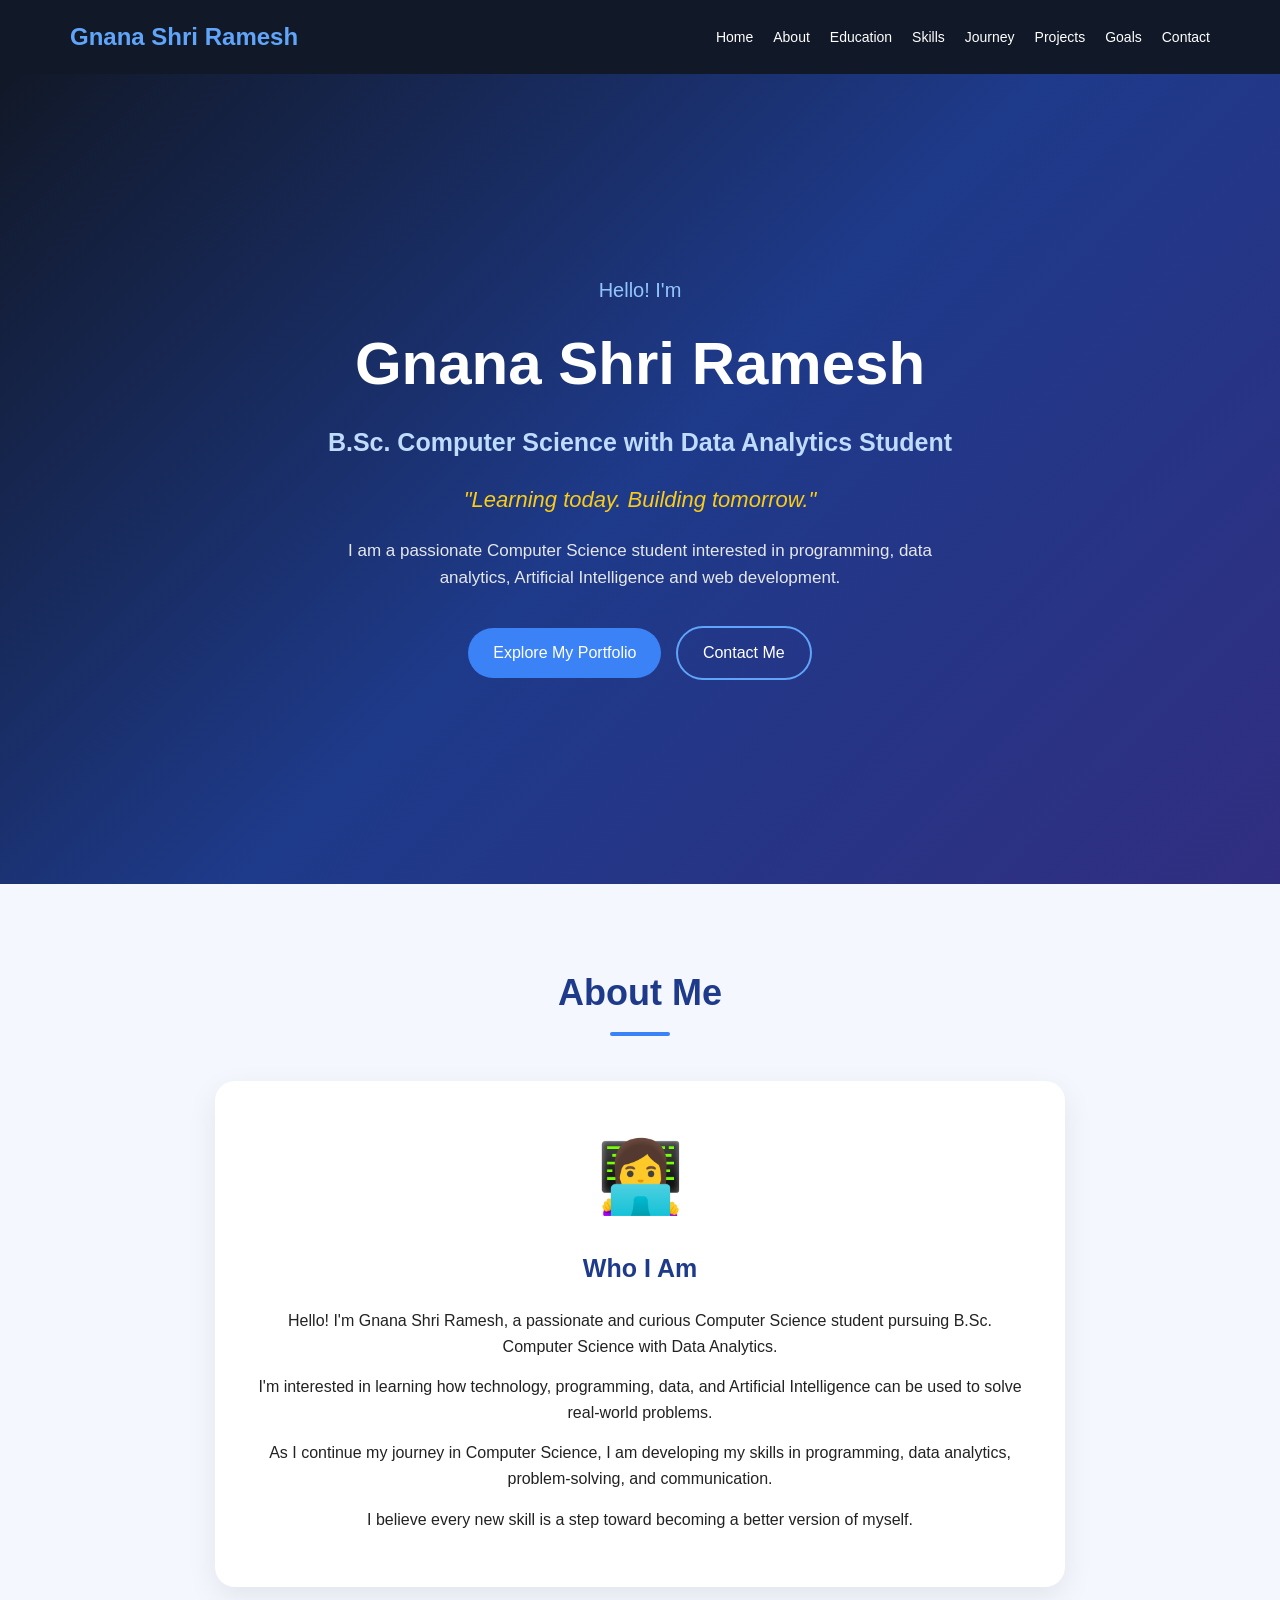
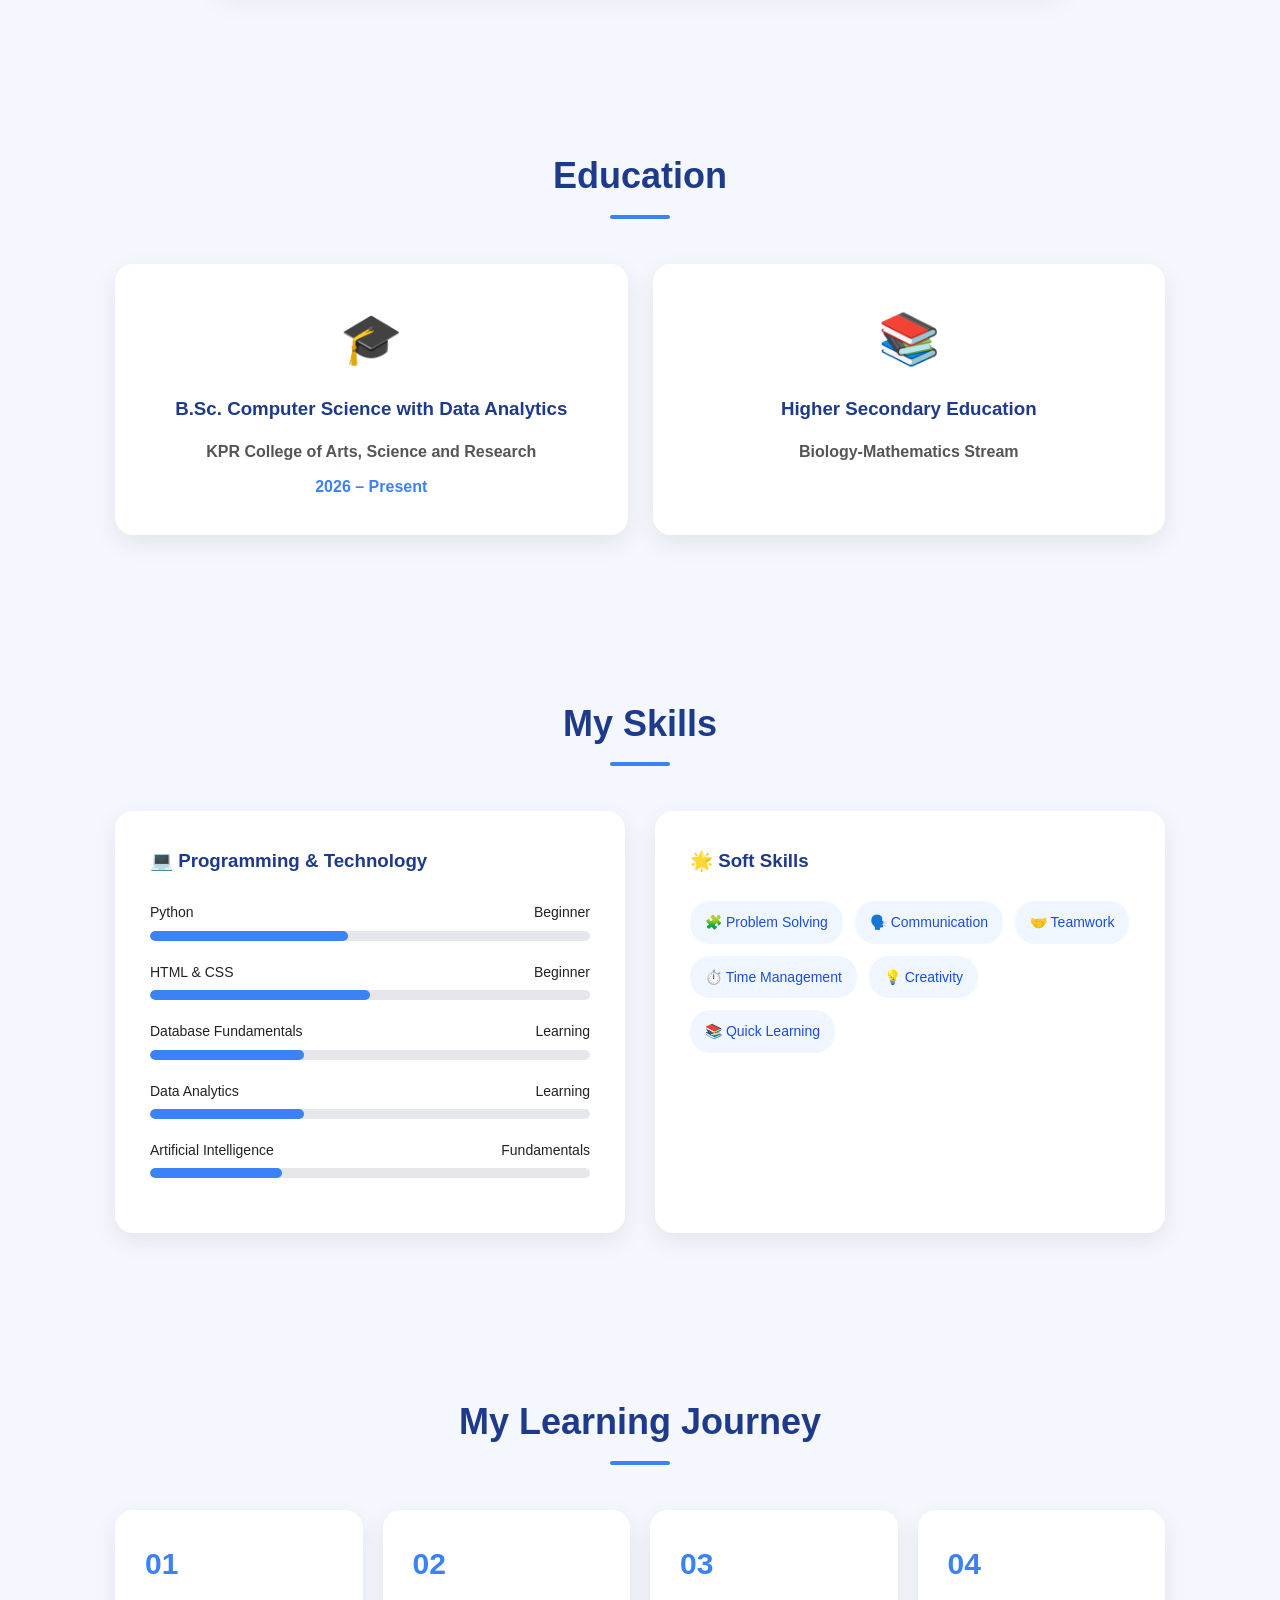
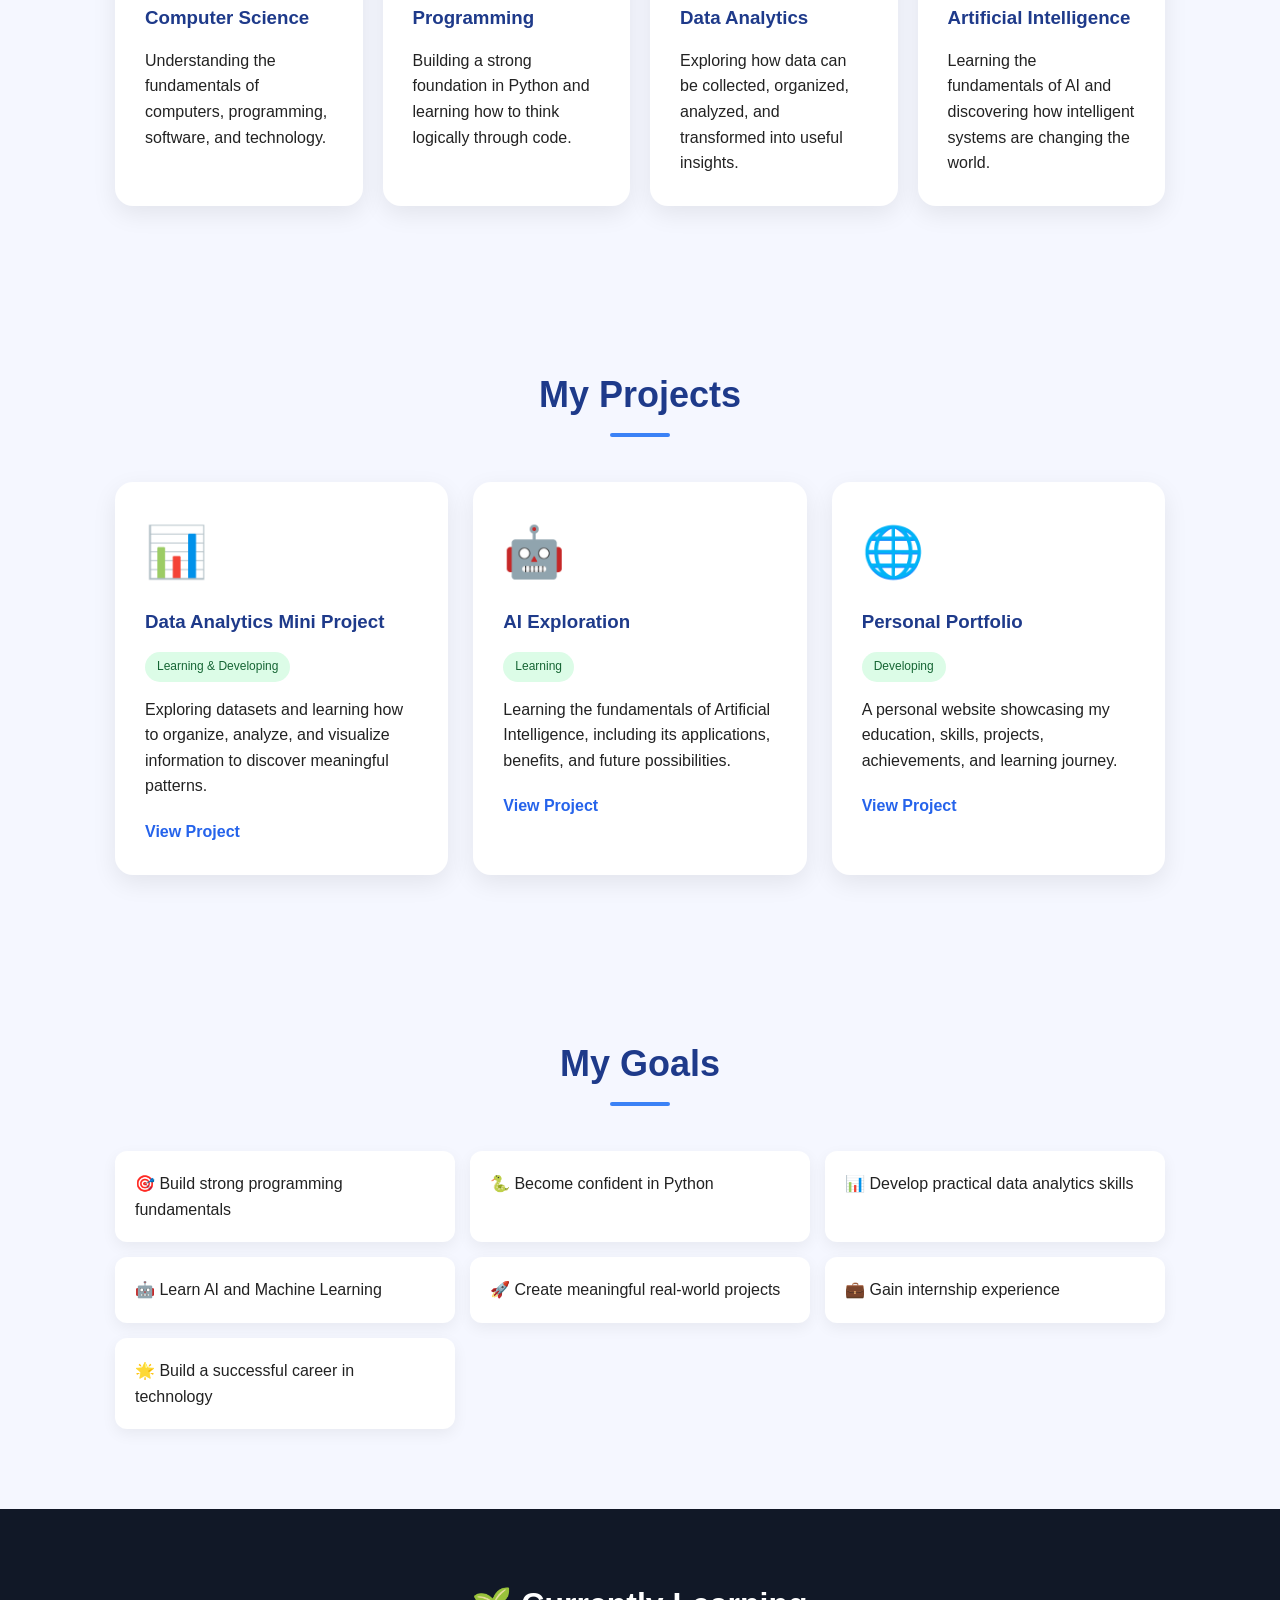
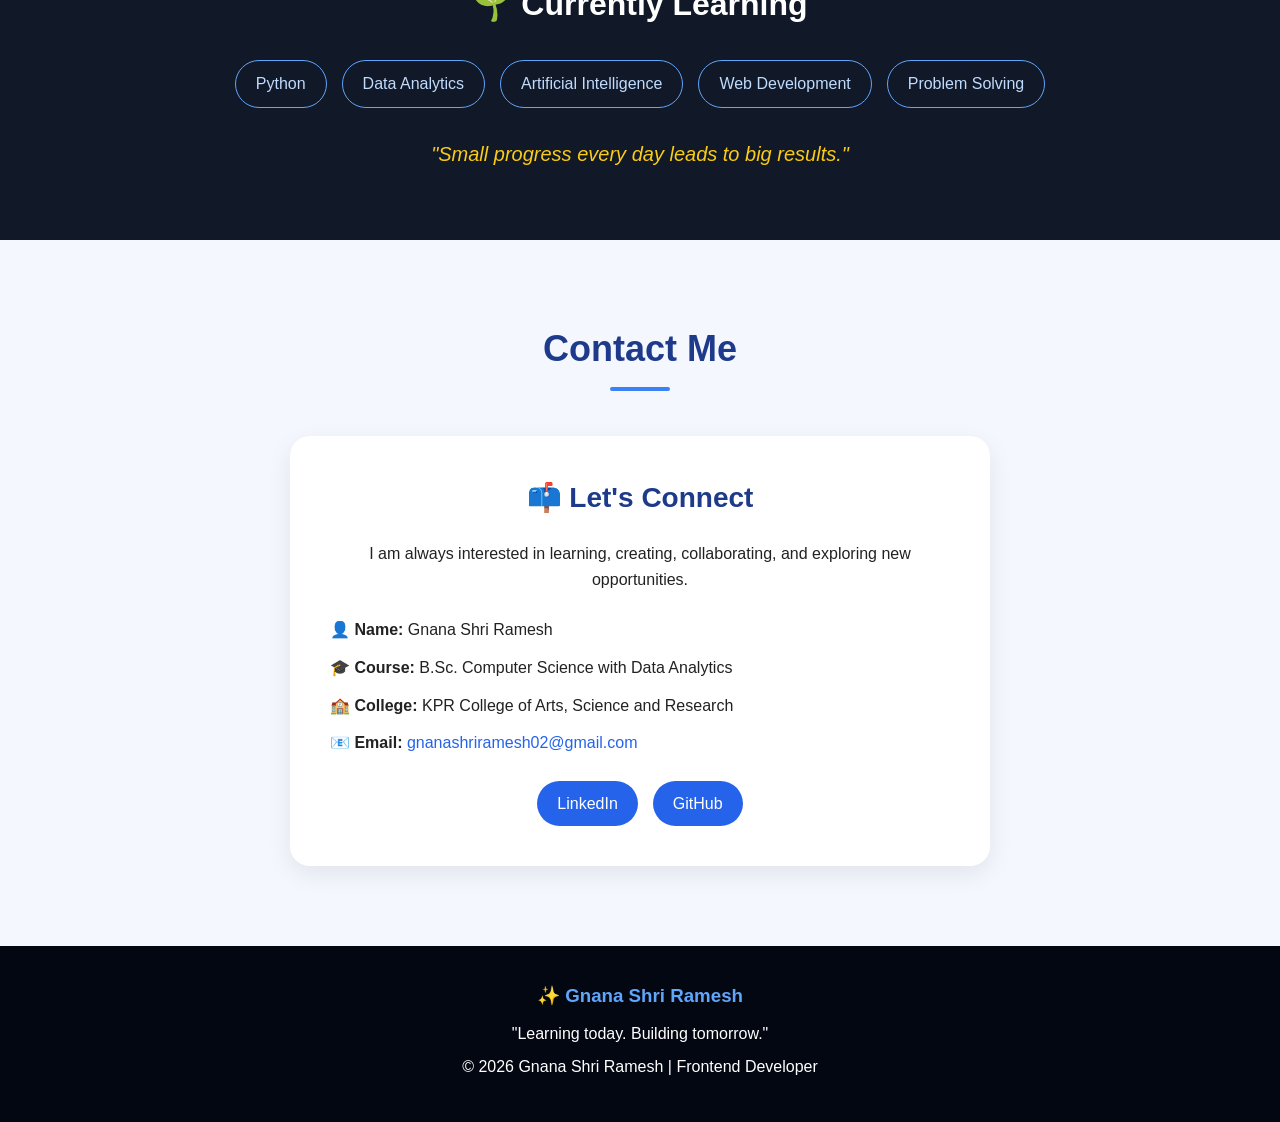
<file: index.html>
<!DOCTYPE html>
<html lang="en">
<head>
    <meta charset="UTF-8">
    <meta name="viewport" content="width=device-width, initial-scale=1.0">
    <title>Gnana Shri Ramesh | Frontend Developer</title>
    <link rel="stylesheet" href="gnanashri.css">
</head>
<body>
    <header>
        <nav class="navbar">
            <h2 class="logo">Gnana Shri Ramesh</h2>
            <ul class="nav-links">
                <li><a href="#home">Home</a></li>
                <li><a href="#about">About</a></li>
                <li><a href="#education">Education</a></li>
                <li><a href="#skills">Skills</a></li>
                <li><a href="#journey">Journey</a></li>
                <li><a href="#projects">Projects</a></li>
                <li><a href="#goals">Goals</a></li>
                <li><a href="#contact">Contact</a></li>
            </ul>
        </nav>
    </header>
    <section id="home" class="home">
        <div class="home-content">
            <p class="small-text">Hello! I'm</p>
            <h1>Gnana Shri Ramesh</h1>
            <h2>B.Sc. Computer Science with Data Analytics Student</h2>
            <p class="tagline">"Learning today. Building tomorrow."</p>
            <p class="intro">I am a passionate Computer Science student interested in programming, data analytics, Artificial Intelligence and web development.</p>
            <div class="home-buttons">
                <a href="#about" class="btn">Explore My Portfolio</a>
                <a href="#contact" class="btn btn-outline">Contact Me</a>
            </div>
        </div>
    </section>
    <section id="about" class="section">
        <h2 class="section-title">About Me</h2>
        <div class="about-container">
            <div class="about-card">
                <div class="profile-icon">👩‍💻</div>
                <h3>Who I Am</h3>
                <p>Hello! I'm Gnana Shri Ramesh, a passionate and curious Computer Science student pursuing B.Sc. Computer Science with Data Analytics.</p>
                <p>I'm interested in learning how technology, programming, data, and Artificial Intelligence can be used to solve real-world problems.</p>
                <p>As I continue my journey in Computer Science, I am developing my skills in programming, data analytics, problem-solving, and communication.</p>
                <p>I believe every new skill is a step toward becoming a better version of myself.</p>
            </div>
        </div>
    </section>
    <section id="education" class="section">
        <h2 class="section-title">Education</h2>
        <div class="education-container">
            <div class="education-card">
                <span class="education-icon">🎓</span>
                <h3>B.Sc. Computer Science with Data Analytics</h3>
                <h4>KPR College of Arts, Science and Research</h4>
                <p class="date">2026 – Present</p>
            </div>
            <div class="education-card">
                <span class="education-icon">📚</span>
                <h3>Higher Secondary Education</h3>
                <h4>Biology-Mathematics Stream</h4>
            </div>
        </div>
    </section>
    <section id="skills" class="section">
        <h2 class="section-title">My Skills</h2>
        <div class="skills-container">
            <div class="skills-card">
                <h3>💻 Programming & Technology</h3>
                <div class="skill"><div class="skill-name"><span>Python</span><span>Beginner</span></div><div class="progress"><div class="progress-bar python"></div></div></div>
                <div class="skill"><div class="skill-name"><span>HTML & CSS</span><span>Beginner</span></div><div class="progress"><div class="progress-bar html"></div></div></div>
                <div class="skill"><div class="skill-name"><span>Database Fundamentals</span><span>Learning</span></div><div class="progress"><div class="progress-bar database"></div></div></div>
                <div class="skill"><div class="skill-name"><span>Data Analytics</span><span>Learning</span></div><div class="progress"><div class="progress-bar analytics"></div></div></div>
                <div class="skill"><div class="skill-name"><span>Artificial Intelligence</span><span>Fundamentals</span></div><div class="progress"><div class="progress-bar ai"></div></div></div>
            </div>
            <div class="skills-card">
                <h3>🌟 Soft Skills</h3>
                <div class="soft-skills">
                    <span>🧩 Problem Solving</span>
                    <span>🗣️ Communication</span>
                    <span>🤝 Teamwork</span>
                    <span>⏱️ Time Management</span>
                    <span>💡 Creativity</span>
                    <span>📚 Quick Learning</span>
                </div>
            </div>
        </div>
    </section>
    <section id="journey" class="section">
        <h2 class="section-title">My Learning Journey</h2>
        <div class="journey-container">
            <div class="journey-card"><span>01</span><h3>Computer Science</h3><p>Understanding the fundamentals of computers, programming, software, and technology.</p></div>
            <div class="journey-card"><span>02</span><h3>Programming</h3><p>Building a strong foundation in Python and learning how to think logically through code.</p></div>
            <div class="journey-card"><span>03</span><h3>Data Analytics</h3><p>Exploring how data can be collected, organized, analyzed, and transformed into useful insights.</p></div>
            <div class="journey-card"><span>04</span><h3>Artificial Intelligence</h3><p>Learning the fundamentals of AI and discovering how intelligent systems are changing the world.</p></div>
        </div>
    </section>
    <section id="projects" class="section">
        <h2 class="section-title">My Projects</h2>
        <div class="projects-container">

            <div class="project-card"><div class="project-icon">📊</div><h3>Data Analytics Mini Project</h3><span class="status">Learning & Developing</span><p>Exploring datasets and learning how to organize, analyze, and visualize information to discover meaningful patterns.</p><a href="https://login-pink-sigma.vercel.app/" class="project-btn">View Project</a></div>
            <div class="project-card"><div class="project-icon">🤖</div><h3>AI Exploration</h3><span class="status">Learning</span><p>Learning the fundamentals of Artificial Intelligence, including its applications, benefits, and future possibilities.</p><a href="#" class="project-btn">View Project</a></div>
            <div class="project-card"><div class="project-icon">🌐</div><h3>Personal Portfolio</h3><span class="status">Developing</span><p>A personal website showcasing my education, skills, projects, achievements, and learning journey.</p><a href="#" class="project-btn">View Project</a></div>
        </div>
    </section>
    <section id="goals" class="section">
        <h2 class="section-title">My Goals</h2>
        <div class="goals-container">
            <div class="goal">🎯 Build strong programming fundamentals</div>
            <div class="goal">🐍 Become confident in Python</div>
            <div class="goal">📊 Develop practical data analytics skills</div>
            <div class="goal">🤖 Learn AI and Machine Learning</div>
            <div class="goal">🚀 Create meaningful real-world projects</div>
            <div class="goal">💼 Gain internship experience</div>
            <div class="goal">🌟 Build a successful career in technology</div>
        </div>
    </section>
    <section class="learning">
        <h2>🌱 Currently Learning</h2>
        <div class="learning-list">
            <span>Python</span><span>Data Analytics</span><span>Artificial Intelligence</span><span>Web Development</span><span>Problem Solving</span>
        </div>
        <p class="quote">"Small progress every day leads to big results."</p>
    </section>
    <section id="contact" class="section">
        <h2 class="section-title">Contact Me</h2>
        <div class="contact-container">
            <div class="contact-card">
                <h3>📫 Let's Connect</h3>
                <p>I am always interested in learning, creating, collaborating, and exploring new opportunities.</p>
                <div class="contact-info">
                    <p><strong>👤 Name:</strong> Gnana Shri Ramesh</p>
                    <p><strong>🎓 Course:</strong> B.Sc. Computer Science with Data Analytics</p>
                    <p><strong>🏫 College:</strong> KPR College of Arts, Science and Research</p>
                    <p><strong>📧 Email:</strong> <a href="mailto:gnanashriramesh02@gmail.com">gnanashriramesh02@gmail.com</a></p>
                </div>
                <div class="social-links">
                    <a href="#" target="_blank">LinkedIn</a>
                    <a href="#" target="_blank">GitHub</a>
                </div>
            </div>
        </div>
    </section>
    <footer>
        <h3>✨ Gnana Shri Ramesh</h3>
        <p>"Learning today. Building tomorrow."</p>
        <p>© 2026 Gnana Shri Ramesh | Frontend Developer</p>
    </footer>
</body>
</html>
</file>
<file: gnanashri.css>
*{margin:0;padding:0;box-sizing:border-box;scroll-behavior:smooth}body{font-family:Arial,Helvetica,sans-serif;background:#f5f7ff;color:#222;line-height:1.6}header{background:#111827;position:sticky;top:0;z-index:1000}.navbar{max-width:1200px;margin:auto;padding:18px 30px;display:flex;justify-content:space-between;align-items:center}.logo{color:#60a5fa;font-size:24px}.nav-links{display:flex;list-style:none;gap:20px}.nav-links a{color:#fff;text-decoration:none;font-size:14px;transition:.3s}.nav-links a:hover{color:#60a5fa}.home{min-height:90vh;display:flex;justify-content:center;align-items:center;text-align:center;padding:60px 20px;background:linear-gradient(135deg,#111827,#1e3a8a,#312e81);color:#fff}.home-content{max-width:800px}.small-text{color:#93c5fd;font-size:20px}.home h1{font-size:60px;margin:10px 0}.home h2{color:#bfdbfe;font-size:25px}.tagline{margin:20px 0;font-size:22px;color:#facc15;font-style:italic}.intro{max-width:650px;margin:auto;font-size:17px;color:#e5e7eb}.home-buttons{margin-top:30px}.btn{display:inline-block;padding:12px 25px;margin:5px;background:#3b82f6;color:#fff;text-decoration:none;border-radius:30px;transition:.3s}.btn:hover{background:#2563eb;transform:translateY(-3px)}.btn-outline{background:transparent;border:2px solid #60a5fa}.section{max-width:1100px;margin:auto;padding:80px 25px}.section-title{text-align:center;font-size:36px;margin-bottom:45px;color:#1e3a8a}.section-title::after{content:"";display:block;width:60px;height:4px;background:#3b82f6;margin:10px auto;border-radius:10px}.about-container{display:flex;justify-content:center}.about-card{max-width:850px;background:#fff;padding:40px;border-radius:20px;box-shadow:0 10px 30px rgba(0,0,0,.08);text-align:center}.profile-icon{font-size:70px;margin-bottom:15px}.about-card h3{font-size:25px;color:#1e3a8a;margin-bottom:20px}.about-card p{margin-bottom:15px}.education-container,.skills-container,.journey-container,.projects-container,.goals-container{display:grid;gap:25px}.education-container{grid-template-columns:repeat(auto-fit,minmax(300px,1fr))}.education-card,.skills-card,.journey-card,.project-card,.goal,.contact-card{background:#fff;padding:35px;border-radius:18px;box-shadow:0 8px 25px rgba(0,0,0,.08);transition:.3s}.education-card{text-align:center}.education-card:hover,.journey-card:hover{transform:translateY(-8px)}.education-icon{font-size:50px}.education-card h3,.journey-card h3,.project-card h3{margin:15px 0;color:#1e3a8a}.education-card h4{color:#555}.date{margin-top:10px;color:#3b82f6;font-weight:bold}.skills-container{grid-template-columns:repeat(auto-fit,minmax(320px,1fr));gap:30px}.skills-card h3{color:#1e3a8a;margin-bottom:25px}.skill{margin-bottom:20px}.skill-name{display:flex;justify-content:space-between;font-size:14px;margin-bottom:7px}.progress{height:10px;background:#e5e7eb;border-radius:10px;overflow:hidden}.progress-bar{height:100%;border-radius:10px;background:#3b82f6}.python{width:45%}.html{width:50%}.database,.analytics{width:35%}.ai{width:30%}.soft-skills{display:flex;flex-wrap:wrap;gap:12px}.soft-skills span{background:#eff6ff;color:#1d4ed8;padding:10px 15px;border-radius:20px;font-size:14px}.journey-container{grid-template-columns:repeat(auto-fit,minmax(220px,1fr));gap:20px}.journey-card{padding:30px}.journey-card span{font-size:30px;font-weight:bold;color:#3b82f6}.projects-container{grid-template-columns:repeat(auto-fit,minmax(280px,1fr))}.project-card{padding:30px}.project-card:hover{transform:translateY(-10px)}.project-icon{font-size:50px}.status{display:inline-block;background:#dcfce7;color:#166534;padding:5px 12px;border-radius:15px;font-size:12px;margin-bottom:15px}.project-card p{margin-bottom:20px}.project-btn{text-decoration:none;color:#2563eb;font-weight:bold}.goals-container{grid-template-columns:repeat(auto-fit,minmax(280px,1fr));gap:15px}.goal{padding:20px;border-radius:12px;box-shadow:0 5px 15px rgba(0,0,0,.06)}.goal:hover{transform:translateX(8px);background:#eff6ff}.learning{padding:70px 20px;text-align:center;background:#111827;color:#fff}.learning h2{font-size:32px;margin-bottom:30px}.learning-list{display:flex;flex-wrap:wrap;justify-content:center;gap:15px}.learning-list span{padding:10px 20px;border:1px solid #60a5fa;border-radius:30px;color:#bfdbfe}.quote{margin-top:30px;color:#facc15;font-size:20px;font-style:italic}.contact-container{display:flex;justify-content:center}.contact-card{width:700px;padding:40px;border-radius:20px;text-align:center}.contact-card h3{color:#1e3a8a;font-size:28px;margin-bottom:20px}.contact-info{text-align:left;margin:25px 0}.contact-info p{margin:12px 0}.contact-info a{color:#2563eb;text-decoration:none}.social-links{display:flex;justify-content:center;gap:15px}.social-links a{background:#2563eb;color:#fff;padding:10px 20px;border-radius:25px;text-decoration:none;transition:.3s}.social-links a:hover{background:#1e40af}footer{text-align:center;background:#030712;color:#fff;padding:35px 20px}footer h3{color:#60a5fa;margin-bottom:10px}footer p{margin:7px}@media(max-width:800px){.navbar{flex-direction:column;gap:15px}.nav-links{flex-wrap:wrap;justify-content:center}.home h1{font-size:40px}.home h2{font-size:20px}.section-title{font-size:30px}}@media(max-width:500px){.nav-links{gap:10px}.nav-links a{font-size:12px}.home{padding:50px 15px}.home h1{font-size:34px}.about-card,.skills-card,.contact-card{padding:25px}}
</file>
